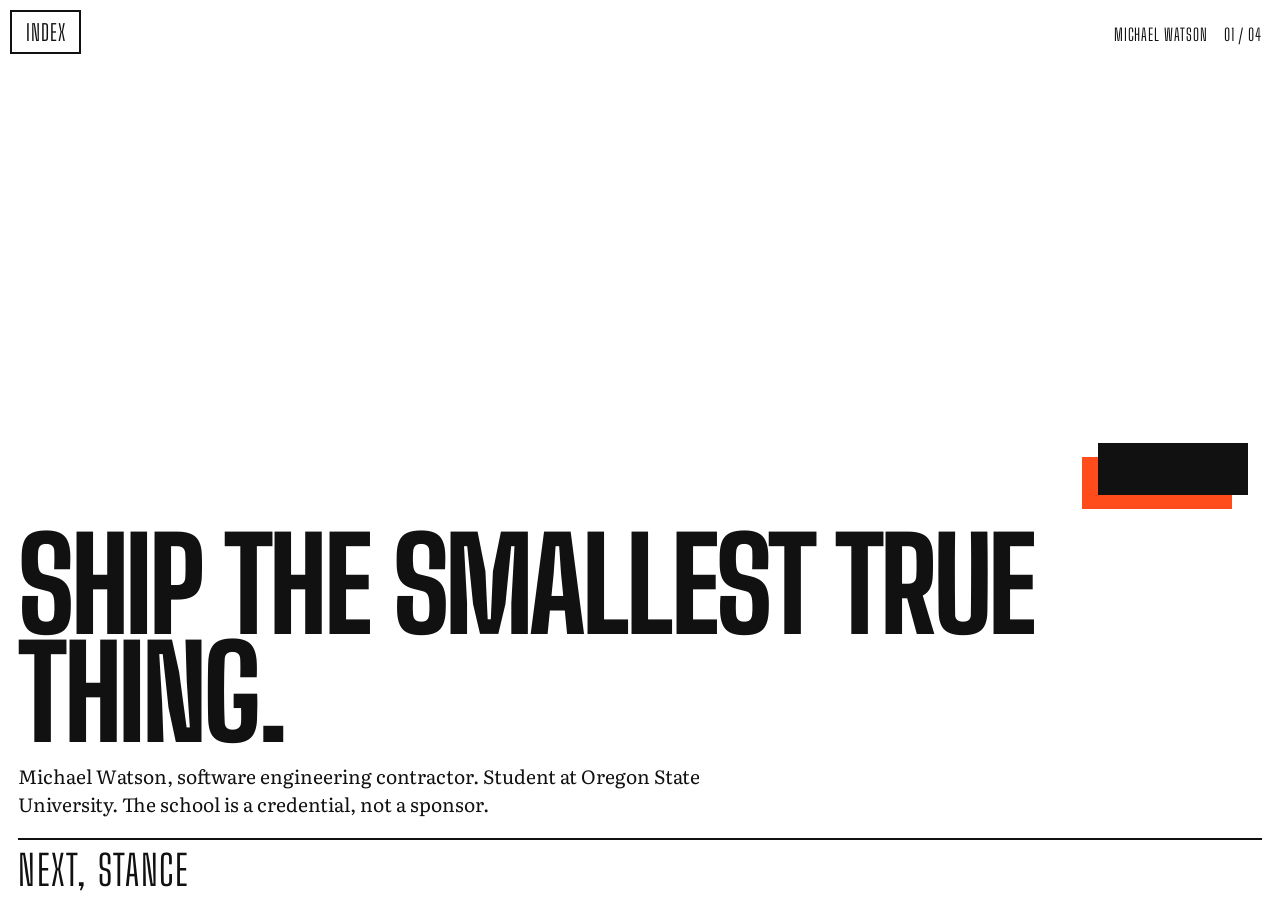
<file: index.html>
<!DOCTYPE html>
<html lang="en">
<head>
  <meta charset="utf-8">
  <meta name="viewport" content="width=device-width, initial-scale=1">
  <title>Motto, Michael Watson</title>
  <meta name="description" content="Michael Watson. Ship the smallest true thing.">
  <meta name="theme-color" content="#ffffff">
  <link rel="icon" href="favicon.svg" type="image/svg+xml">
  <link rel="preconnect" href="https://fonts.googleapis.com">
  <link rel="preconnect" href="https://fonts.gstatic.com" crossorigin>
  <link href="https://fonts.googleapis.com/css2?family=Big+Shoulders+Display:wght@700;800&family=Literata:ital,opsz,wght@0,7..72,400;0,7..72,650&display=swap" rel="stylesheet">
  <link rel="stylesheet" href="poster.css">
</head>
<body>
  <a class="skip" href="#poster">Skip to the poster</a>
  <button type="button" class="index-toggle" data-menu-button aria-expanded="false" aria-controls="folio-index">Index</button>
  <nav class="folio-index" id="folio-index" data-menu="overlay" aria-label="Posters">
    <button type="button" class="menu-close" data-menu-close>Close</button>
    <ol>
      <li><a href="index.html" aria-current="page">01 Motto</a></li>
      <li><a href="stance.html">02 Stance</a></li>
      <li><a href="offers.html">03 Offers</a></li>
      <li><a href="brief.html">04 Brief</a></li>
    </ol>
  </nav>
  <main class="poster" id="poster" tabindex="-1" data-inert-when-menu>
    <header class="poster-bar">
      <p>Michael Watson</p>
      <p>01 / 04</p>
    </header>
    <div class="poster-stage">
      <svg class="plate" viewBox="0 0 180 72" aria-hidden="true">
        <rect x="0" y="14" width="150" height="52" fill="#ff4c1a"/>
        <rect x="16" y="0" width="150" height="52" fill="#111111"/>
      </svg>
      <h1>Ship the smallest true thing.</h1>
      <p class="line">Michael Watson, software engineering contractor. Student at Oregon State University. The school is a credential, not a sponsor.</p>
    </div>
    <a class="turn" href="stance.html">Next, stance</a>
  </main>
  <script src="site.js"></script>
</body>
</html>
</file>
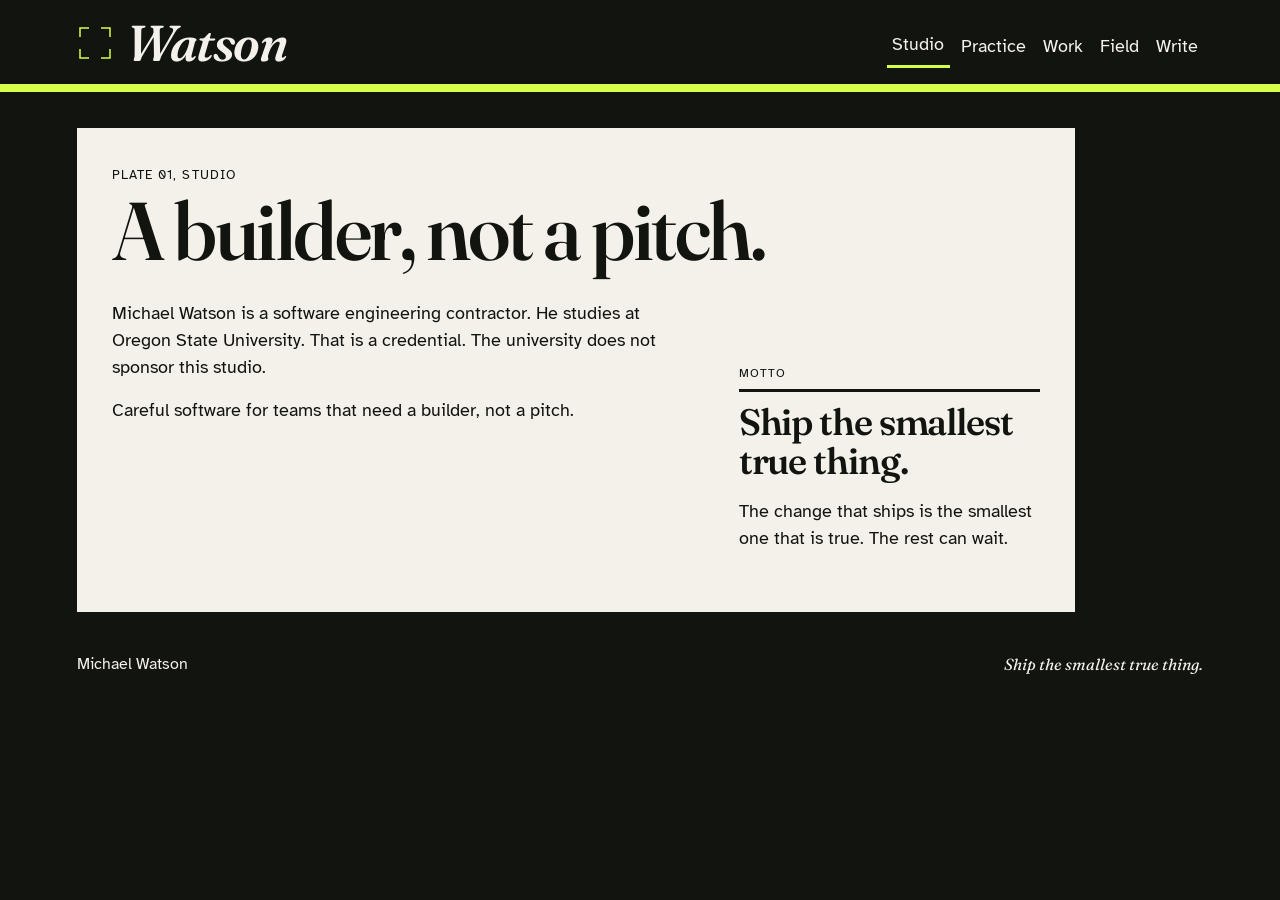
<file: acid/index.html>
<!DOCTYPE html>
<html lang="en">
<head>
  <meta charset="utf-8">
  <meta name="viewport" content="width=device-width, initial-scale=1">
  <title>Studio, Michael Watson</title>
  <meta name="description" content="Michael Watson is a software engineering contractor. Ship the smallest true thing.">
  <meta name="theme-color" content="#121410">
  <link rel="icon" href="favicon.svg" type="image/svg+xml">
  <link rel="preconnect" href="https://fonts.googleapis.com">
  <link rel="preconnect" href="https://fonts.gstatic.com" crossorigin>
  <link href="https://fonts.googleapis.com/css2?family=Atkinson+Hyperlegible:ital,wght@0,400;0,700;1,400&family=Fraunces:ital,opsz,wght@0,9..144,560;1,9..144,560&display=swap" rel="stylesheet">
  <link rel="stylesheet" href="studio.css">
</head>
<body>
  <a class="skip" href="#read">Skip to the text</a>
  <header class="masthead">
    <p class="mark">
      <svg class="crops" viewBox="0 0 48 48" aria-hidden="true">
        <path d="M4 16 V4 H16" fill="none" stroke="#d6ff4a" stroke-width="2"/>
        <path d="M32 4 H44 V16" fill="none" stroke="#d6ff4a" stroke-width="2"/>
        <path d="M4 32 V44 H16" fill="none" stroke="#d6ff4a" stroke-width="2"/>
        <path d="M32 44 H44 V32" fill="none" stroke="#d6ff4a" stroke-width="2"/>
      </svg>
      <a href="index.html">Watson</a>
    </p>
    <button type="button" class="menu-toggle" data-menu-button aria-expanded="false" aria-controls="studio-nav">Menu</button>
    <nav class="studio-nav" id="studio-nav" data-menu="column" aria-label="Studio">
      <button type="button" class="menu-close" data-menu-close>Close</button>
      <ol>
        <li><a href="index.html" aria-current="page">Studio</a></li>
        <li><a href="practice.html">Practice</a></li>
        <li><a href="work.html">Work</a></li>
        <li><a href="field.html">Field</a></li>
        <li><a href="write.html">Write</a></li>
      </ol>
    </nav>
  </header>
  <main id="read" tabindex="-1" data-inert-when-menu>
    <article class="sheet">
      <div class="spread-title">
        <p class="kicker">Plate 01, Studio</p>
        <h1>A builder, not a pitch.</h1>
      </div>
      <div class="spread-body">
        <div class="prose">
          <p>Michael Watson is a software engineering contractor. He studies at Oregon State University. That is a credential. The university does not sponsor this studio.</p>
          <p>Careful software for teams that need a builder, not a pitch.</p>
        </div>
        <aside>
          <p class="aside-label">Motto</p>
          <p class="aside-motto">Ship the smallest true thing.</p>
          <p>The change that ships is the smallest one that is true. The rest can wait.</p>
        </aside>
      </div>
    </article>
  </main>
  <footer class="colophon" data-inert-when-menu>
    <p>Michael Watson</p>
    <p class="motto-line">Ship the smallest true thing.</p>
  </footer>
  <script src="site.js"></script>
</body>
</html>
</file>
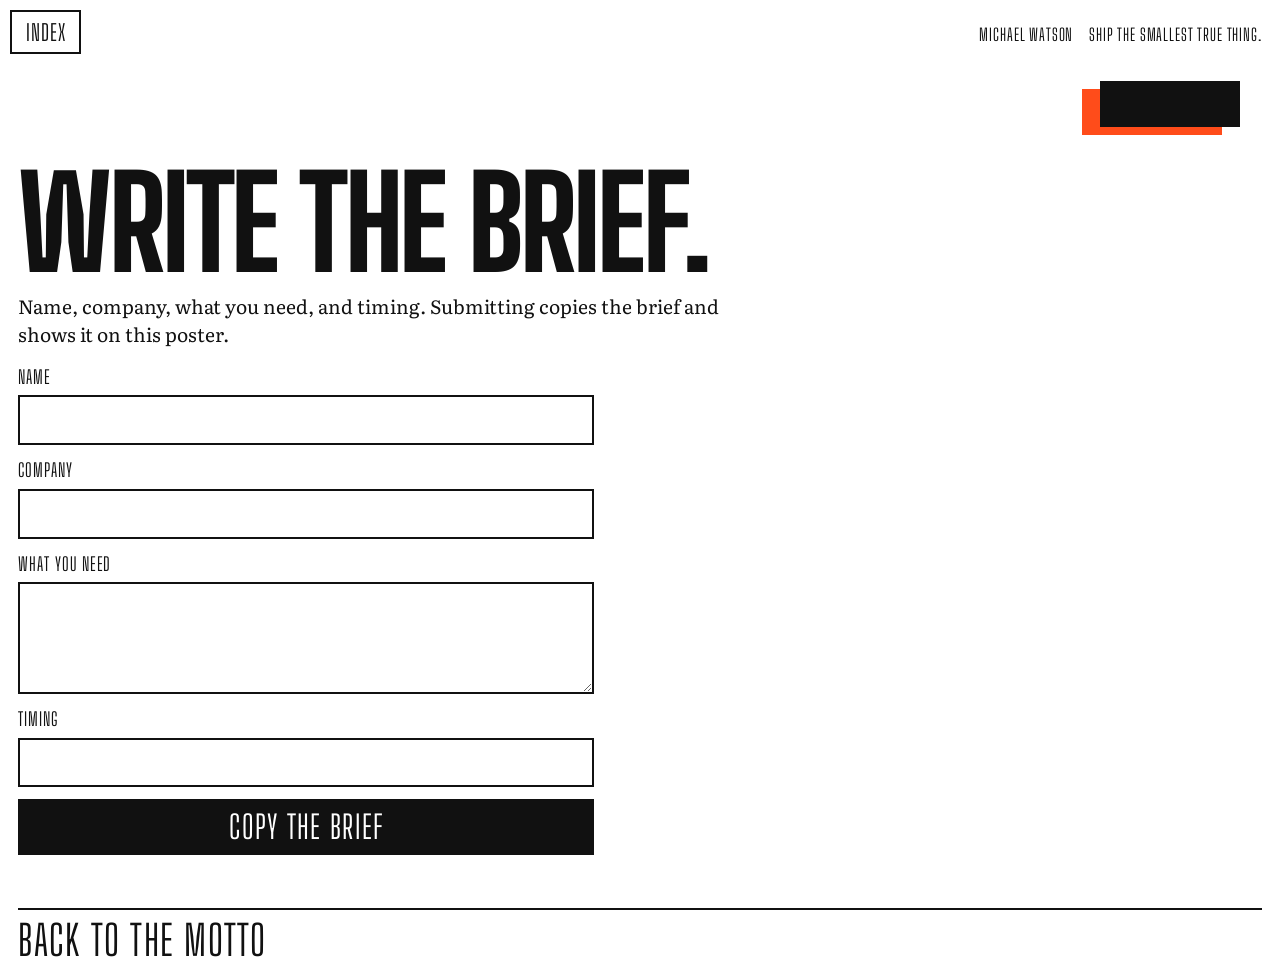
<file: brief.html>
<!DOCTYPE html>
<html lang="en">
<head>
  <meta charset="utf-8">
  <meta name="viewport" content="width=device-width, initial-scale=1">
  <title>Brief, Michael Watson</title>
  <meta name="description" content="Write Michael Watson a brief with your name, company, need, and timing.">
  <meta name="theme-color" content="#ffffff">
  <link rel="icon" href="favicon.svg" type="image/svg+xml">
  <link rel="preconnect" href="https://fonts.googleapis.com">
  <link rel="preconnect" href="https://fonts.gstatic.com" crossorigin>
  <link href="https://fonts.googleapis.com/css2?family=Big+Shoulders+Display:wght@700;800&family=Literata:ital,opsz,wght@0,7..72,400;0,7..72,650&display=swap" rel="stylesheet">
  <link rel="stylesheet" href="poster.css">
</head>
<body>
  <a class="skip" href="#poster">Skip to the poster</a>
  <button type="button" class="index-toggle" data-menu-button aria-expanded="false" aria-controls="folio-index">Index</button>
  <nav class="folio-index" id="folio-index" data-menu="overlay" aria-label="Posters">
    <button type="button" class="menu-close" data-menu-close>Close</button>
    <ol>
      <li><a href="index.html">01 Motto</a></li>
      <li><a href="stance.html">02 Stance</a></li>
      <li><a href="offers.html">03 Offers</a></li>
      <li><a href="brief.html" aria-current="page">04 Brief</a></li>
    </ol>
  </nav>
  <main class="poster" id="poster" tabindex="-1" data-inert-when-menu>
    <header class="poster-bar">
      <p>Michael Watson</p>
      <p>Ship the smallest true thing.</p>
    </header>
    <div class="poster-stage">
      <svg class="plate" viewBox="0 0 180 72" aria-hidden="true">
        <rect x="0" y="8" width="140" height="46" fill="#ff4c1a"/>
        <rect x="18" y="0" width="140" height="46" fill="#111111"/>
      </svg>
      <h1>Write the brief.</h1>
      <p class="line">Name, company, what you need, and timing. Submitting copies the brief and shows it on this poster.</p>
      <form class="brief-form" data-brief novalidate>
        <label>Name
          <input name="name" type="text" autocomplete="name" required>
        </label>
        <label>Company
          <input name="company" type="text" autocomplete="organization" required>
        </label>
        <label>What you need
          <textarea name="need" required></textarea>
        </label>
        <label>Timing
          <input name="timing" type="text" autocomplete="off" required>
        </label>
        <button type="submit">Copy the brief</button>
      </form>
      <p class="brief-status" data-brief-status role="status"></p>
      <pre class="brief-out" data-brief-output hidden></pre>
      <noscript>
        <p class="line">Script is off. Copy the four fields by hand into your own note.</p>
      </noscript>
    </div>
    <a class="turn" href="index.html">Back to the motto</a>
  </main>
  <script src="site.js"></script>
</body>
</html>
</file>
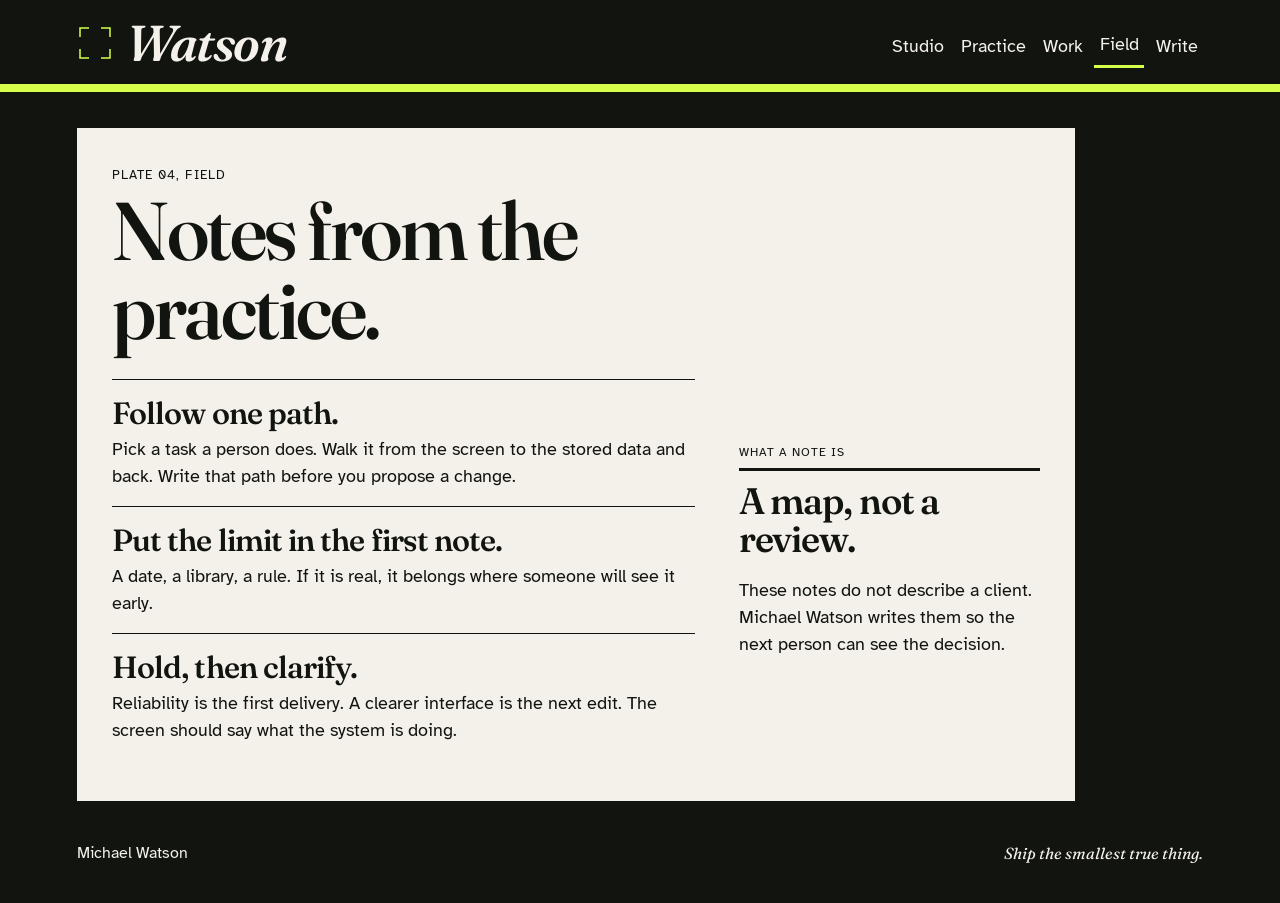
<file: field.html>
<!DOCTYPE html>
<html lang="en">
<head>
  <meta charset="utf-8">
  <meta name="viewport" content="width=device-width, initial-scale=1">
  <title>Field, Michael Watson</title>
  <meta name="description" content="Field notes from Michael Watson on reading a system, naming a limit, and clarifying the screen.">
  <meta name="theme-color" content="#121410">
  <link rel="icon" href="favicon.svg" type="image/svg+xml">
  <link rel="preconnect" href="https://fonts.googleapis.com">
  <link rel="preconnect" href="https://fonts.gstatic.com" crossorigin>
  <link href="https://fonts.googleapis.com/css2?family=Atkinson+Hyperlegible:ital,wght@0,400;0,700;1,400&family=Fraunces:ital,opsz,wght@0,9..144,560;1,9..144,560&display=swap" rel="stylesheet">
  <link rel="stylesheet" href="studio.css">
</head>
<body>
  <a class="skip" href="#read">Skip to the text</a>
  <header class="masthead">
    <p class="mark">
      <svg class="crops" viewBox="0 0 48 48" aria-hidden="true">
        <path d="M4 16 V4 H16" fill="none" stroke="#d6ff4a" stroke-width="2"/>
        <path d="M32 4 H44 V16" fill="none" stroke="#d6ff4a" stroke-width="2"/>
        <path d="M4 32 V44 H16" fill="none" stroke="#d6ff4a" stroke-width="2"/>
        <path d="M32 44 H44 V32" fill="none" stroke="#d6ff4a" stroke-width="2"/>
      </svg>
      <a href="index.html">Watson</a>
    </p>
    <button type="button" class="menu-toggle" data-menu-button aria-expanded="false" aria-controls="studio-nav">Menu</button>
    <nav class="studio-nav" id="studio-nav" data-menu="column" aria-label="Studio">
      <button type="button" class="menu-close" data-menu-close>Close</button>
      <ol>
        <li><a href="index.html">Studio</a></li>
        <li><a href="practice.html">Practice</a></li>
        <li><a href="work.html">Work</a></li>
        <li><a href="field.html" aria-current="page">Field</a></li>
        <li><a href="write.html">Write</a></li>
      </ol>
    </nav>
  </header>
  <main id="read" tabindex="-1" data-inert-when-menu>
    <article class="sheet">
      <div class="spread-title">
        <p class="kicker">Plate 04, Field</p>
        <h1>Notes from the practice.</h1>
      </div>
      <div class="spread-body">
        <ol class="entries">
          <li>
            <h2>Follow one path.</h2>
            <p>Pick a task a person does. Walk it from the screen to the stored data and back. Write that path before you propose a change.</p>
          </li>
          <li>
            <h2>Put the limit in the first note.</h2>
            <p>A date, a library, a rule. If it is real, it belongs where someone will see it early.</p>
          </li>
          <li>
            <h2>Hold, then clarify.</h2>
            <p>Reliability is the first delivery. A clearer interface is the next edit. The screen should say what the system is doing.</p>
          </li>
        </ol>
        <aside>
          <p class="aside-label">What a note is</p>
          <p class="aside-motto">A map, not a review.</p>
          <p>These notes do not describe a client. Michael Watson writes them so the next person can see the decision.</p>
        </aside>
      </div>
    </article>
  </main>
  <footer class="colophon" data-inert-when-menu>
    <p>Michael Watson</p>
    <p class="motto-line">Ship the smallest true thing.</p>
  </footer>
  <script src="site.js"></script>
</body>
</html>
</file>
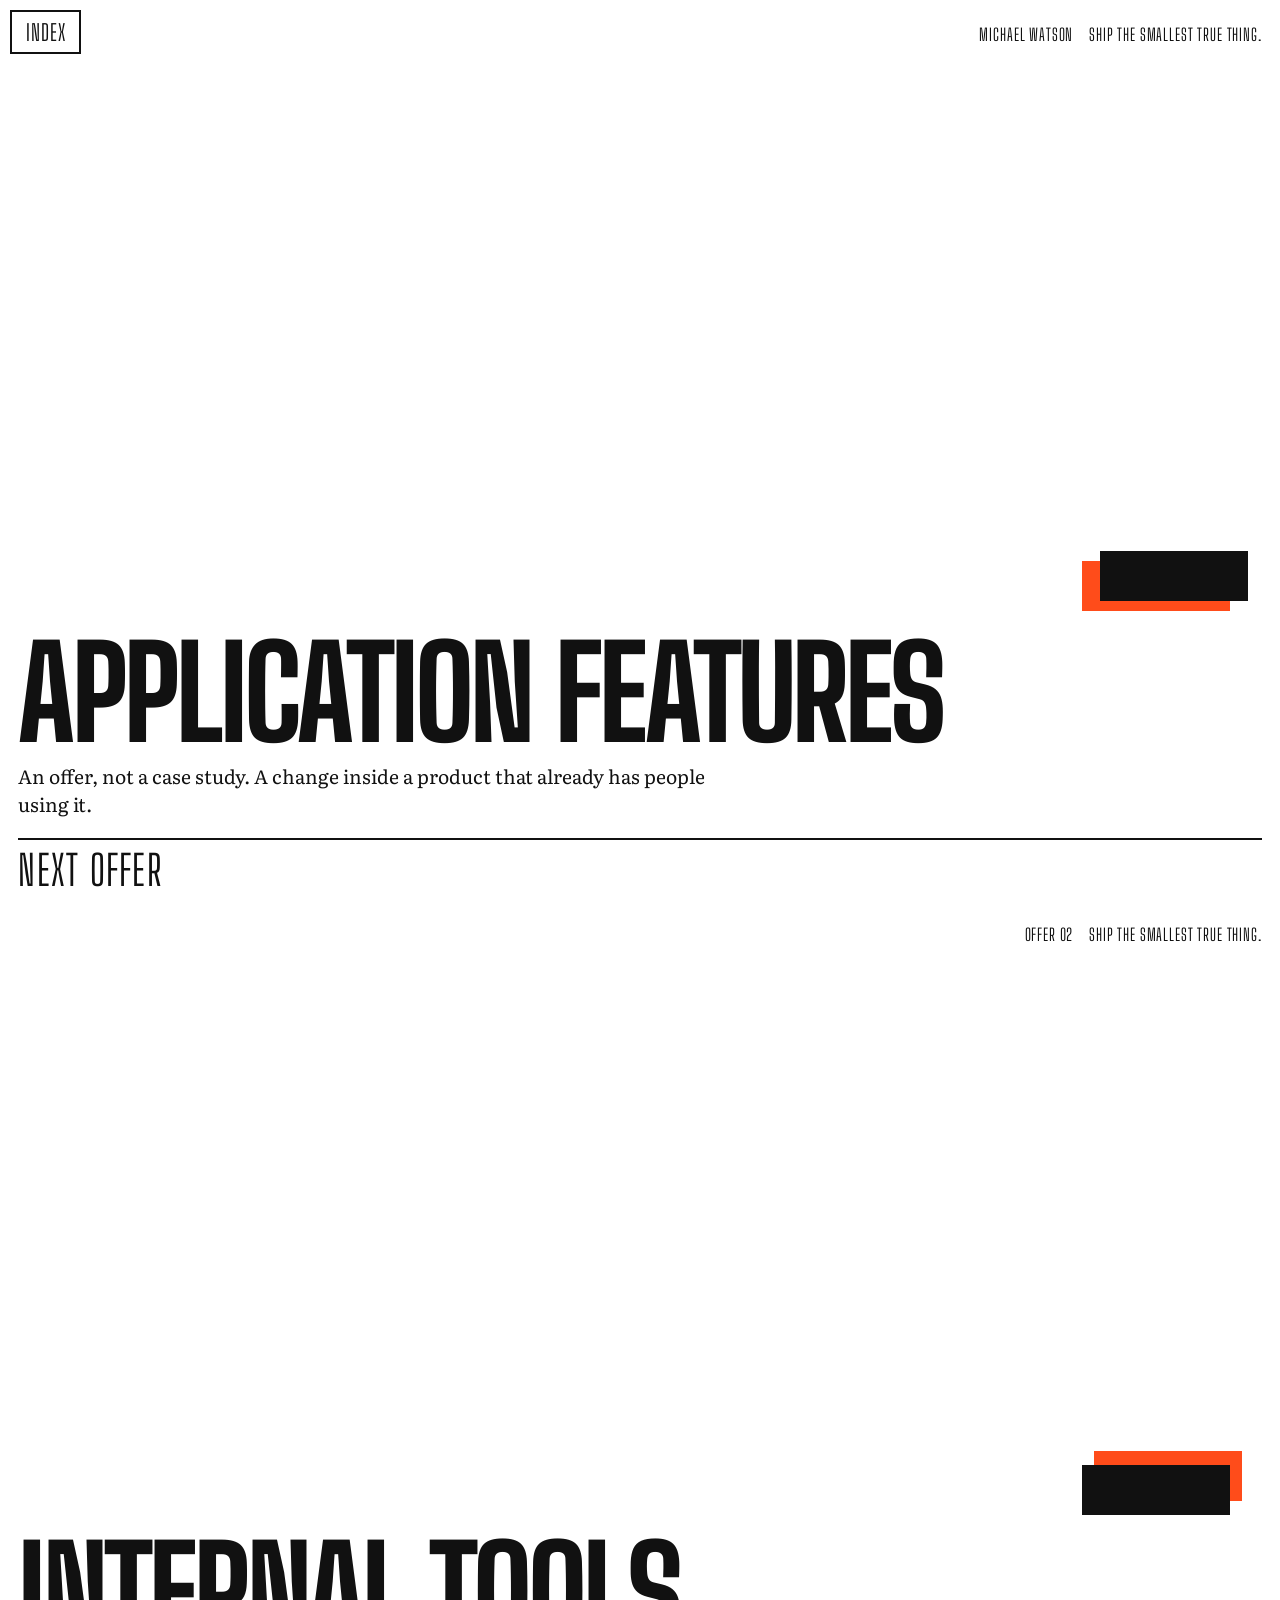
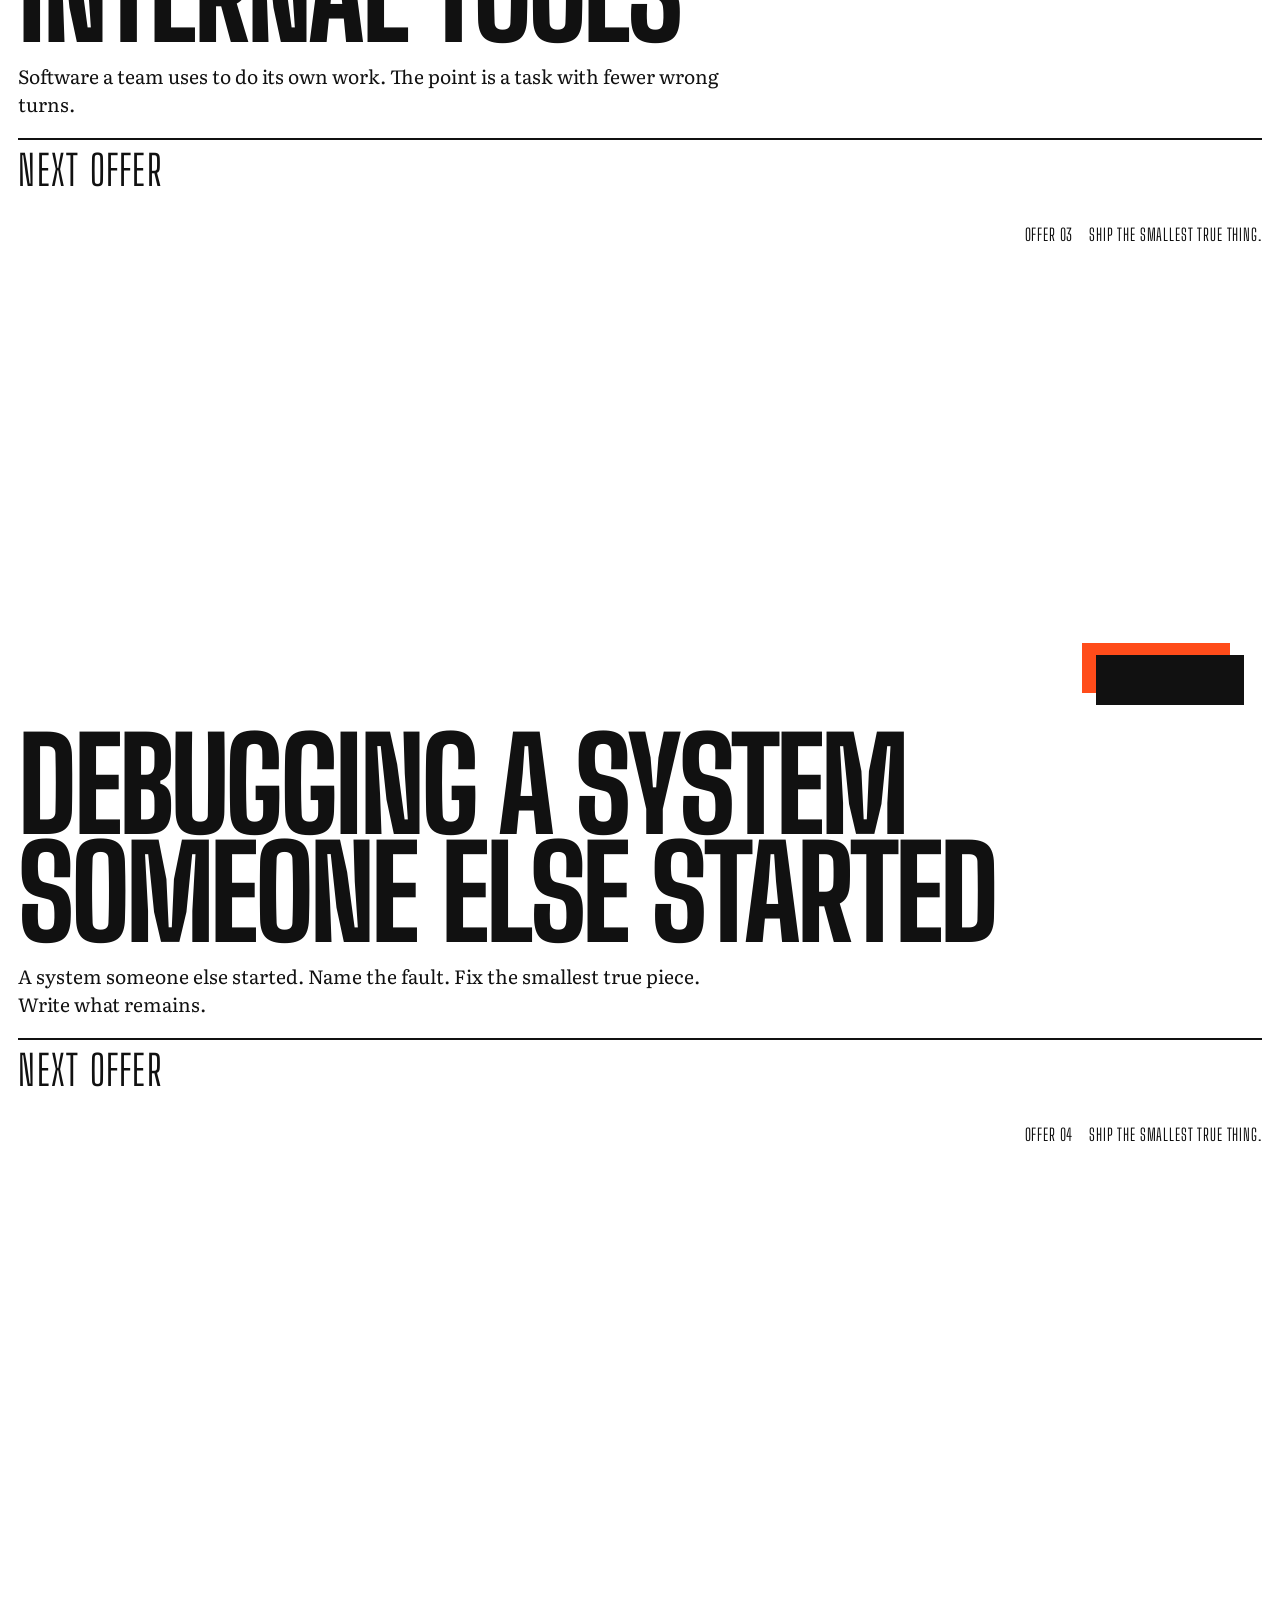
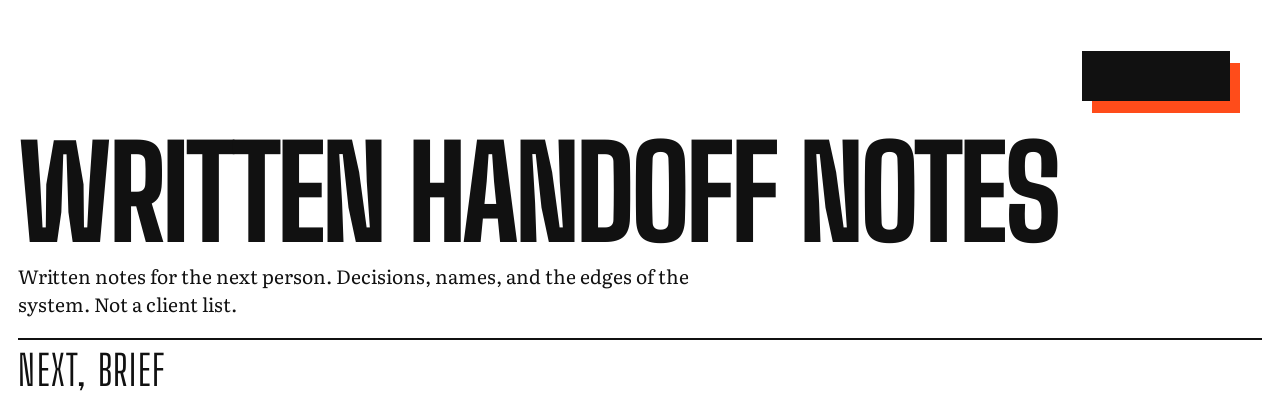
<file: offers.html>
<!DOCTYPE html>
<html lang="en">
<head>
  <meta charset="utf-8">
  <meta name="viewport" content="width=device-width, initial-scale=1">
  <title>Offers, Michael Watson</title>
  <meta name="description" content="Four offers from Michael Watson. Not a client list.">
  <meta name="theme-color" content="#ffffff">
  <link rel="icon" href="favicon.svg" type="image/svg+xml">
  <link rel="preconnect" href="https://fonts.googleapis.com">
  <link rel="preconnect" href="https://fonts.gstatic.com" crossorigin>
  <link href="https://fonts.googleapis.com/css2?family=Big+Shoulders+Display:wght@700;800&family=Literata:ital,opsz,wght@0,7..72,400;0,7..72,650&display=swap" rel="stylesheet">
  <link rel="stylesheet" href="poster.css">
</head>
<body>
  <a class="skip" href="#features">Skip to the poster</a>
  <button type="button" class="index-toggle" data-menu-button aria-expanded="false" aria-controls="folio-index">Index</button>
  <nav class="folio-index" id="folio-index" data-menu="overlay" aria-label="Posters">
    <button type="button" class="menu-close" data-menu-close>Close</button>
    <ol>
      <li><a href="index.html">01 Motto</a></li>
      <li><a href="stance.html">02 Stance</a></li>
      <li><a href="offers.html" aria-current="page">03 Offers</a></li>
      <li><a href="brief.html">04 Brief</a></li>
    </ol>
  </nav>
  <main data-inert-when-menu>
    <section class="poster" id="features" tabindex="-1">
      <header class="poster-bar">
        <p>Michael Watson</p>
        <p>Ship the smallest true thing.</p>
      </header>
      <div class="poster-stage">
        <svg class="plate" viewBox="0 0 180 72" aria-hidden="true">
          <rect x="0" y="10" width="148" height="50" fill="#ff4c1a"/>
          <rect x="18" y="0" width="148" height="50" fill="#111111"/>
        </svg>
        <h1>Application features</h1>
        <p class="line">An offer, not a case study. A change inside a product that already has people using it.</p>
      </div>
      <a class="turn" href="#tools">Next offer</a>
    </section>
    <section class="poster" id="tools">
      <header class="poster-bar">
        <p>Offer 02</p>
        <p>Ship the smallest true thing.</p>
      </header>
      <div class="poster-stage">
        <svg class="plate" viewBox="0 0 180 72" aria-hidden="true">
          <rect x="12" y="0" width="148" height="50" fill="#ff4c1a"/>
          <rect x="0" y="14" width="148" height="50" fill="#111111"/>
        </svg>
        <h2>Internal tools</h2>
        <p class="line">Software a team uses to do its own work. The point is a task with fewer wrong turns.</p>
      </div>
      <a class="turn" href="#fault">Next offer</a>
    </section>
    <section class="poster" id="fault">
      <header class="poster-bar">
        <p>Offer 03</p>
        <p>Ship the smallest true thing.</p>
      </header>
      <div class="poster-stage">
        <svg class="plate" viewBox="0 0 180 72" aria-hidden="true">
          <rect x="0" y="0" width="148" height="50" fill="#ff4c1a"/>
          <rect x="14" y="12" width="148" height="50" fill="#111111"/>
        </svg>
        <h2>Debugging a system someone else started</h2>
        <p class="line">A system someone else started. Name the fault. Fix the smallest true piece. Write what remains.</p>
      </div>
      <a class="turn" href="#handoff">Next offer</a>
    </section>
    <section class="poster" id="handoff">
      <header class="poster-bar">
        <p>Offer 04</p>
        <p>Ship the smallest true thing.</p>
      </header>
      <div class="poster-stage">
        <svg class="plate" viewBox="0 0 180 72" aria-hidden="true">
          <rect x="10" y="12" width="148" height="50" fill="#ff4c1a"/>
          <rect x="0" y="0" width="148" height="50" fill="#111111"/>
        </svg>
        <h2>Written handoff notes</h2>
        <p class="line">Written notes for the next person. Decisions, names, and the edges of the system. Not a client list.</p>
      </div>
      <a class="turn" href="brief.html">Next, brief</a>
    </section>
  </main>
  <script src="site.js"></script>
</body>
</html>
</file>
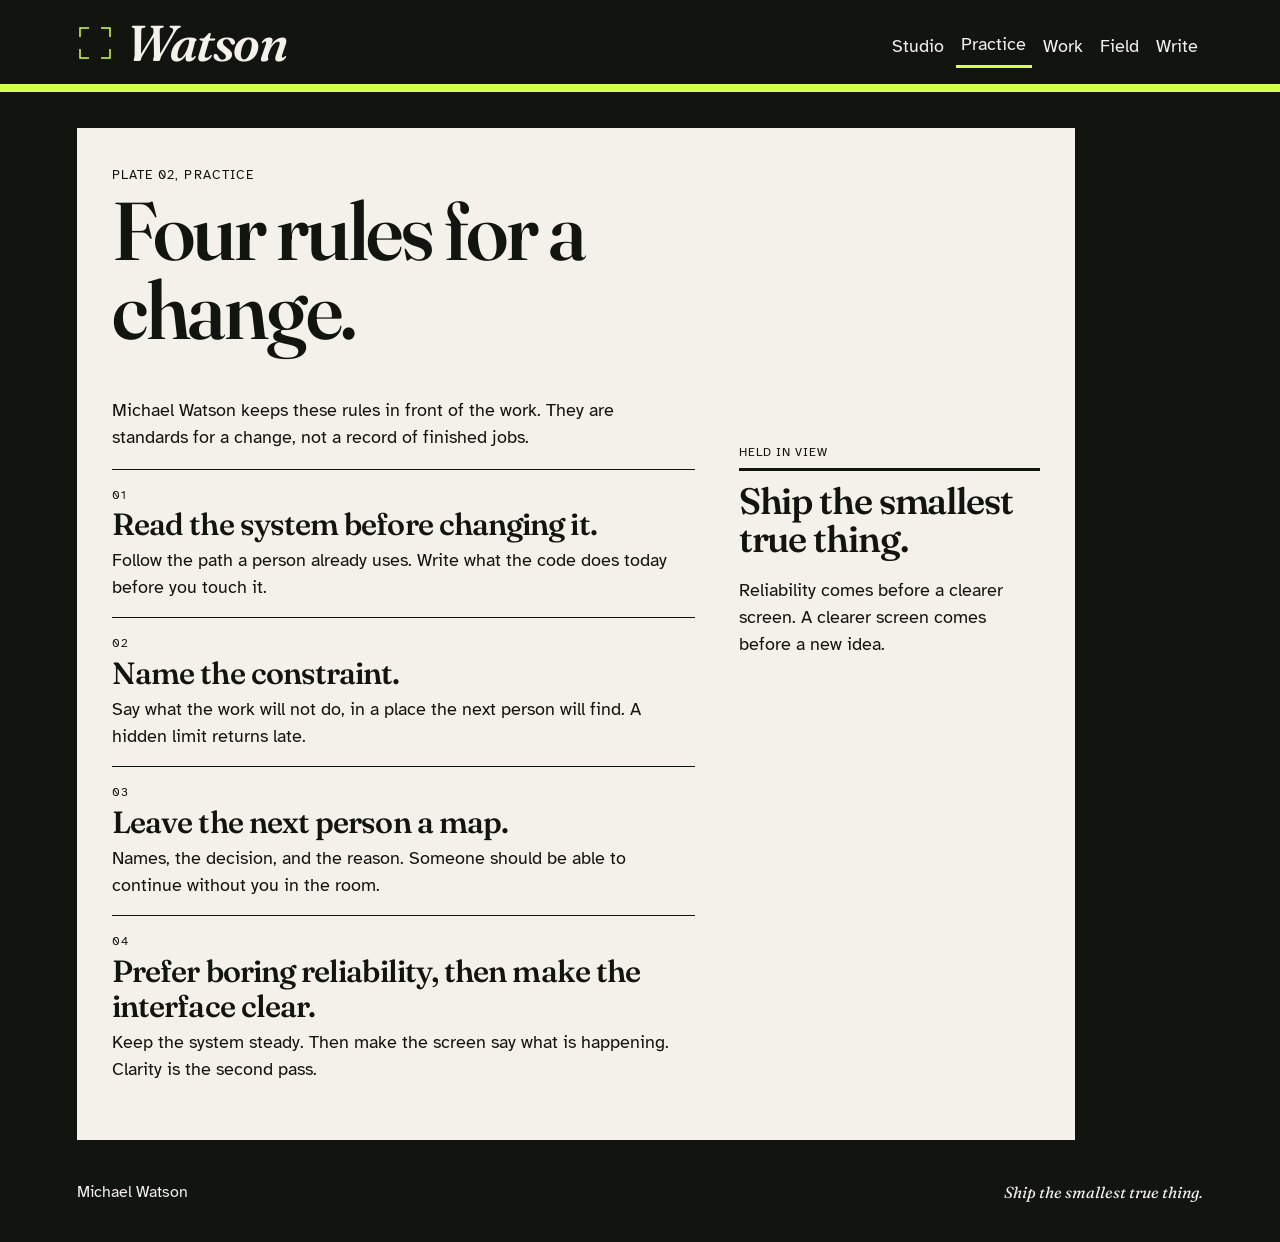
<file: practice.html>
<!DOCTYPE html>
<html lang="en">
<head>
  <meta charset="utf-8">
  <meta name="viewport" content="width=device-width, initial-scale=1">
  <title>Practice, Michael Watson</title>
  <meta name="description" content="Four rules Michael Watson keeps in front of a change.">
  <meta name="theme-color" content="#121410">
  <link rel="icon" href="favicon.svg" type="image/svg+xml">
  <link rel="preconnect" href="https://fonts.googleapis.com">
  <link rel="preconnect" href="https://fonts.gstatic.com" crossorigin>
  <link href="https://fonts.googleapis.com/css2?family=Atkinson+Hyperlegible:ital,wght@0,400;0,700;1,400&family=Fraunces:ital,opsz,wght@0,9..144,560;1,9..144,560&display=swap" rel="stylesheet">
  <link rel="stylesheet" href="studio.css">
</head>
<body>
  <a class="skip" href="#read">Skip to the text</a>
  <header class="masthead">
    <p class="mark">
      <svg class="crops" viewBox="0 0 48 48" aria-hidden="true">
        <path d="M4 16 V4 H16" fill="none" stroke="#d6ff4a" stroke-width="2"/>
        <path d="M32 4 H44 V16" fill="none" stroke="#d6ff4a" stroke-width="2"/>
        <path d="M4 32 V44 H16" fill="none" stroke="#d6ff4a" stroke-width="2"/>
        <path d="M32 44 H44 V32" fill="none" stroke="#d6ff4a" stroke-width="2"/>
      </svg>
      <a href="index.html">Watson</a>
    </p>
    <button type="button" class="menu-toggle" data-menu-button aria-expanded="false" aria-controls="studio-nav">Menu</button>
    <nav class="studio-nav" id="studio-nav" data-menu="column" aria-label="Studio">
      <button type="button" class="menu-close" data-menu-close>Close</button>
      <ol>
        <li><a href="index.html">Studio</a></li>
        <li><a href="practice.html" aria-current="page">Practice</a></li>
        <li><a href="work.html">Work</a></li>
        <li><a href="field.html">Field</a></li>
        <li><a href="write.html">Write</a></li>
      </ol>
    </nav>
  </header>
  <main id="read" tabindex="-1" data-inert-when-menu>
    <article class="sheet">
      <div class="spread-title">
        <p class="kicker">Plate 02, Practice</p>
        <h1>Four rules for a change.</h1>
      </div>
      <div class="spread-body">
        <div>
          <p class="prose">Michael Watson keeps these rules in front of the work. They are standards for a change, not a record of finished jobs.</p>
          <ol class="stack">
            <li>
              <span class="num">01</span>
              <h2>Read the system before changing it.</h2>
              <p>Follow the path a person already uses. Write what the code does today before you touch it.</p>
            </li>
            <li>
              <span class="num">02</span>
              <h2>Name the constraint.</h2>
              <p>Say what the work will not do, in a place the next person will find. A hidden limit returns late.</p>
            </li>
            <li>
              <span class="num">03</span>
              <h2>Leave the next person a map.</h2>
              <p>Names, the decision, and the reason. Someone should be able to continue without you in the room.</p>
            </li>
            <li>
              <span class="num">04</span>
              <h2>Prefer boring reliability, then make the interface clear.</h2>
              <p>Keep the system steady. Then make the screen say what is happening. Clarity is the second pass.</p>
            </li>
          </ol>
        </div>
        <aside>
          <p class="aside-label">Held in view</p>
          <p class="aside-motto">Ship the smallest true thing.</p>
          <p>Reliability comes before a clearer screen. A clearer screen comes before a new idea.</p>
        </aside>
      </div>
    </article>
  </main>
  <footer class="colophon" data-inert-when-menu>
    <p>Michael Watson</p>
    <p class="motto-line">Ship the smallest true thing.</p>
  </footer>
  <script src="site.js"></script>
</body>
</html>
</file>
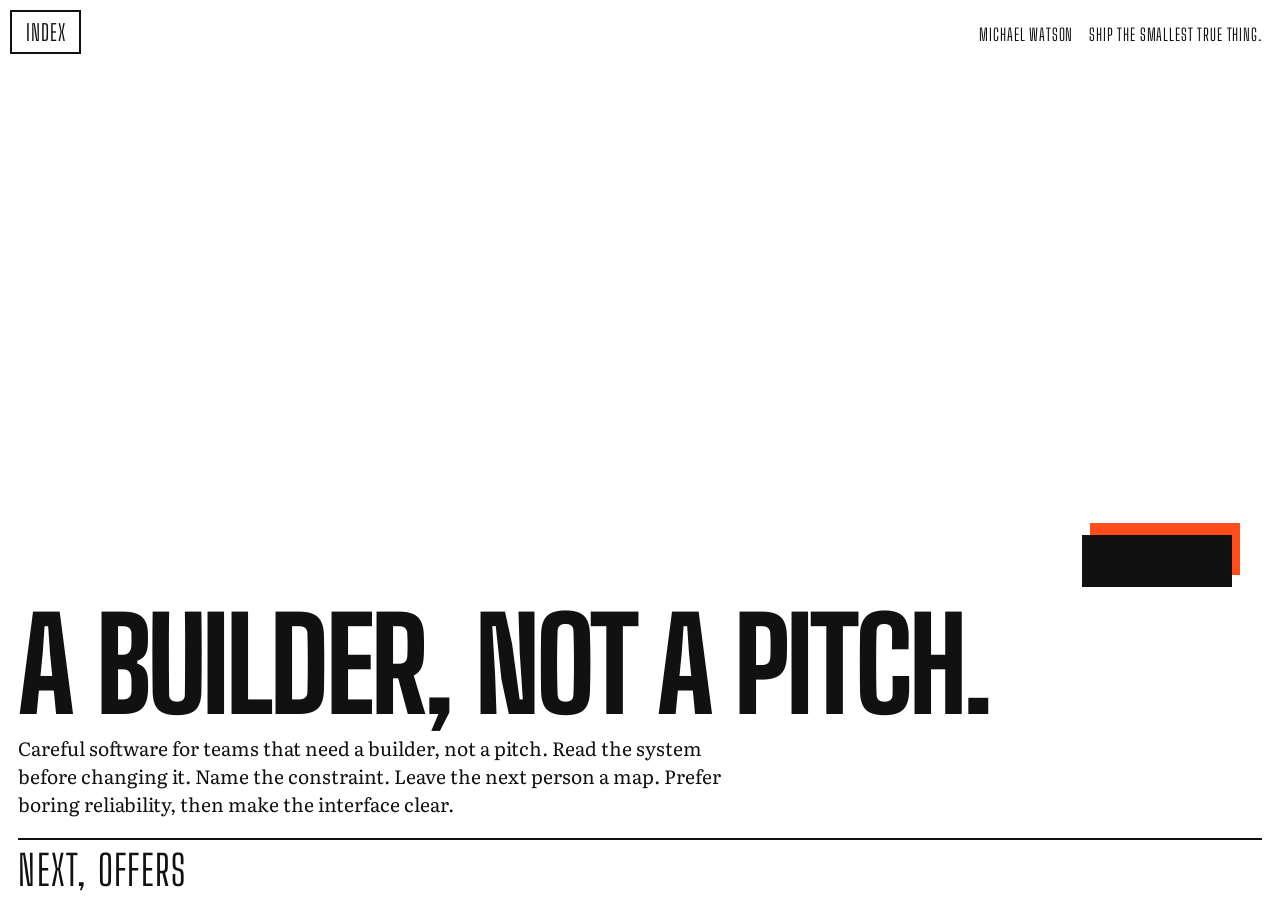
<file: stance.html>
<!DOCTYPE html>
<html lang="en">
<head>
  <meta charset="utf-8">
  <meta name="viewport" content="width=device-width, initial-scale=1">
  <title>Stance, Michael Watson</title>
  <meta name="description" content="Careful software for teams that need a builder, not a pitch.">
  <meta name="theme-color" content="#ffffff">
  <link rel="icon" href="favicon.svg" type="image/svg+xml">
  <link rel="preconnect" href="https://fonts.googleapis.com">
  <link rel="preconnect" href="https://fonts.gstatic.com" crossorigin>
  <link href="https://fonts.googleapis.com/css2?family=Big+Shoulders+Display:wght@700;800&family=Literata:ital,opsz,wght@0,7..72,400;0,7..72,650&display=swap" rel="stylesheet">
  <link rel="stylesheet" href="poster.css">
</head>
<body>
  <a class="skip" href="#poster">Skip to the poster</a>
  <button type="button" class="index-toggle" data-menu-button aria-expanded="false" aria-controls="folio-index">Index</button>
  <nav class="folio-index" id="folio-index" data-menu="overlay" aria-label="Posters">
    <button type="button" class="menu-close" data-menu-close>Close</button>
    <ol>
      <li><a href="index.html">01 Motto</a></li>
      <li><a href="stance.html" aria-current="page">02 Stance</a></li>
      <li><a href="offers.html">03 Offers</a></li>
      <li><a href="brief.html">04 Brief</a></li>
    </ol>
  </nav>
  <main class="poster" id="poster" tabindex="-1" data-inert-when-menu>
    <header class="poster-bar">
      <p>Michael Watson</p>
      <p>Ship the smallest true thing.</p>
    </header>
    <div class="poster-stage">
      <svg class="plate" viewBox="0 0 180 72" aria-hidden="true">
        <rect x="8" y="0" width="150" height="52" fill="#ff4c1a"/>
        <rect x="0" y="12" width="150" height="52" fill="#111111"/>
      </svg>
      <h1>A builder, not a pitch.</h1>
      <p class="line">Careful software for teams that need a builder, not a pitch. Read the system before changing it. Name the constraint. Leave the next person a map. Prefer boring reliability, then make the interface clear.</p>
    </div>
    <a class="turn" href="offers.html">Next, offers</a>
  </main>
  <script src="site.js"></script>
</body>
</html>
</file>
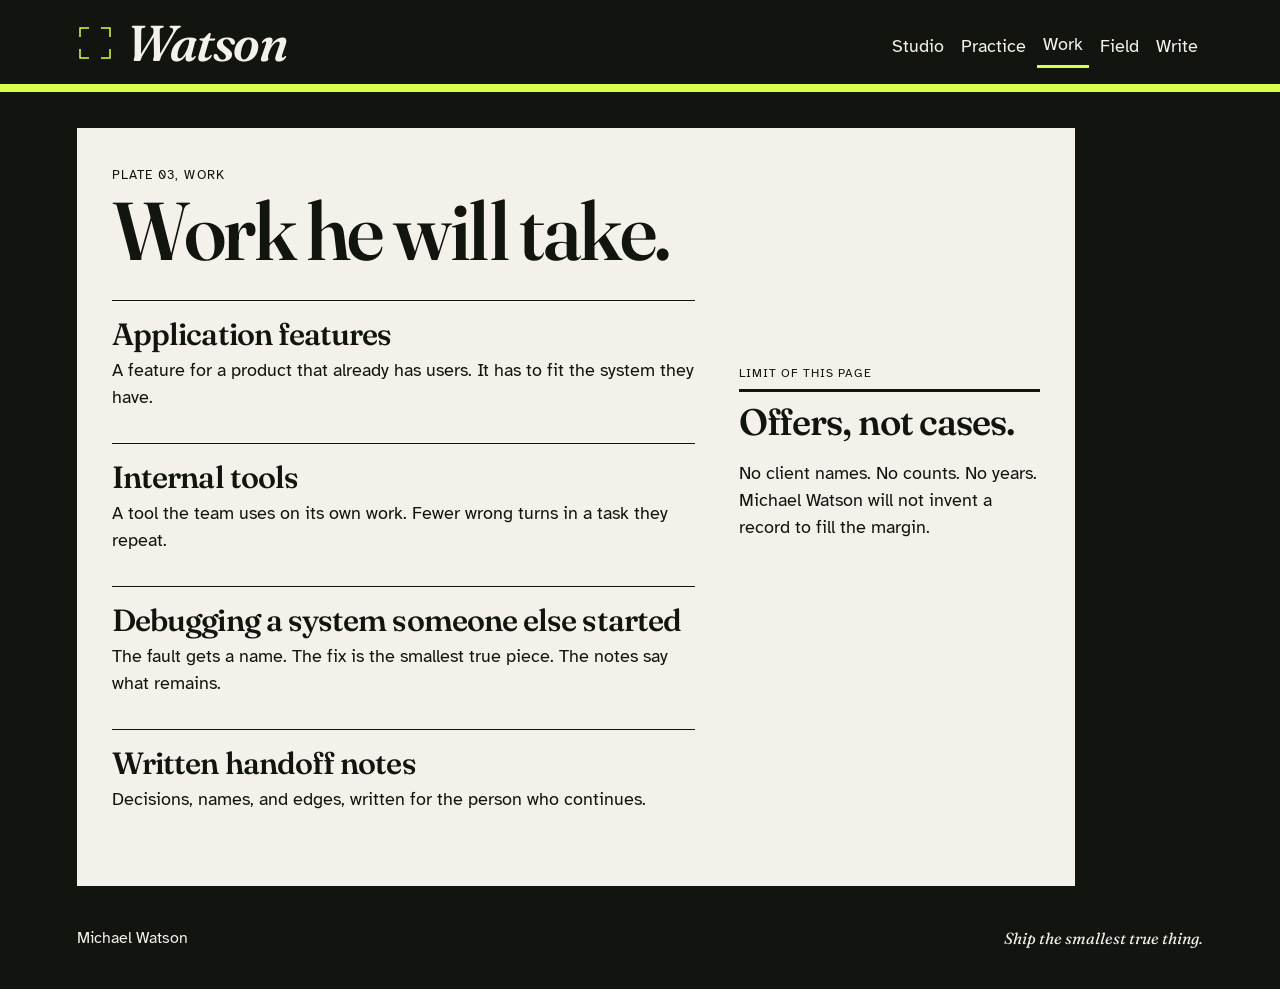
<file: work.html>
<!DOCTYPE html>
<html lang="en">
<head>
  <meta charset="utf-8">
  <meta name="viewport" content="width=device-width, initial-scale=1">
  <title>Work, Michael Watson</title>
  <meta name="description" content="The kinds of work Michael Watson will take. Offers, not a client list.">
  <meta name="theme-color" content="#121410">
  <link rel="icon" href="favicon.svg" type="image/svg+xml">
  <link rel="preconnect" href="https://fonts.googleapis.com">
  <link rel="preconnect" href="https://fonts.gstatic.com" crossorigin>
  <link href="https://fonts.googleapis.com/css2?family=Atkinson+Hyperlegible:ital,wght@0,400;0,700;1,400&family=Fraunces:ital,opsz,wght@0,9..144,560;1,9..144,560&display=swap" rel="stylesheet">
  <link rel="stylesheet" href="studio.css">
</head>
<body>
  <a class="skip" href="#read">Skip to the text</a>
  <header class="masthead">
    <p class="mark">
      <svg class="crops" viewBox="0 0 48 48" aria-hidden="true">
        <path d="M4 16 V4 H16" fill="none" stroke="#d6ff4a" stroke-width="2"/>
        <path d="M32 4 H44 V16" fill="none" stroke="#d6ff4a" stroke-width="2"/>
        <path d="M4 32 V44 H16" fill="none" stroke="#d6ff4a" stroke-width="2"/>
        <path d="M32 44 H44 V32" fill="none" stroke="#d6ff4a" stroke-width="2"/>
      </svg>
      <a href="index.html">Watson</a>
    </p>
    <button type="button" class="menu-toggle" data-menu-button aria-expanded="false" aria-controls="studio-nav">Menu</button>
    <nav class="studio-nav" id="studio-nav" data-menu="column" aria-label="Studio">
      <button type="button" class="menu-close" data-menu-close>Close</button>
      <ol>
        <li><a href="index.html">Studio</a></li>
        <li><a href="practice.html">Practice</a></li>
        <li><a href="work.html" aria-current="page">Work</a></li>
        <li><a href="field.html">Field</a></li>
        <li><a href="write.html">Write</a></li>
      </ol>
    </nav>
  </header>
  <main id="read" tabindex="-1" data-inert-when-menu>
    <article class="sheet">
      <div class="spread-title">
        <p class="kicker">Plate 03, Work</p>
        <h1>Work he will take.</h1>
      </div>
      <div class="spread-body">
        <div>
          <dl class="offers">
            <div>
              <dt>Application features</dt>
              <dd>A feature for a product that already has users. It has to fit the system they have.</dd>
            </div>
            <div>
              <dt>Internal tools</dt>
              <dd>A tool the team uses on its own work. Fewer wrong turns in a task they repeat.</dd>
            </div>
            <div>
              <dt>Debugging a system someone else started</dt>
              <dd>The fault gets a name. The fix is the smallest true piece. The notes say what remains.</dd>
            </div>
            <div>
              <dt>Written handoff notes</dt>
              <dd>Decisions, names, and edges, written for the person who continues.</dd>
            </div>
          </dl>
        </div>
        <aside>
          <p class="aside-label">Limit of this page</p>
          <p class="aside-motto">Offers, not cases.</p>
          <p>No client names. No counts. No years. Michael Watson will not invent a record to fill the margin.</p>
        </aside>
      </div>
    </article>
  </main>
  <footer class="colophon" data-inert-when-menu>
    <p>Michael Watson</p>
    <p class="motto-line">Ship the smallest true thing.</p>
  </footer>
  <script src="site.js"></script>
</body>
</html>
</file>
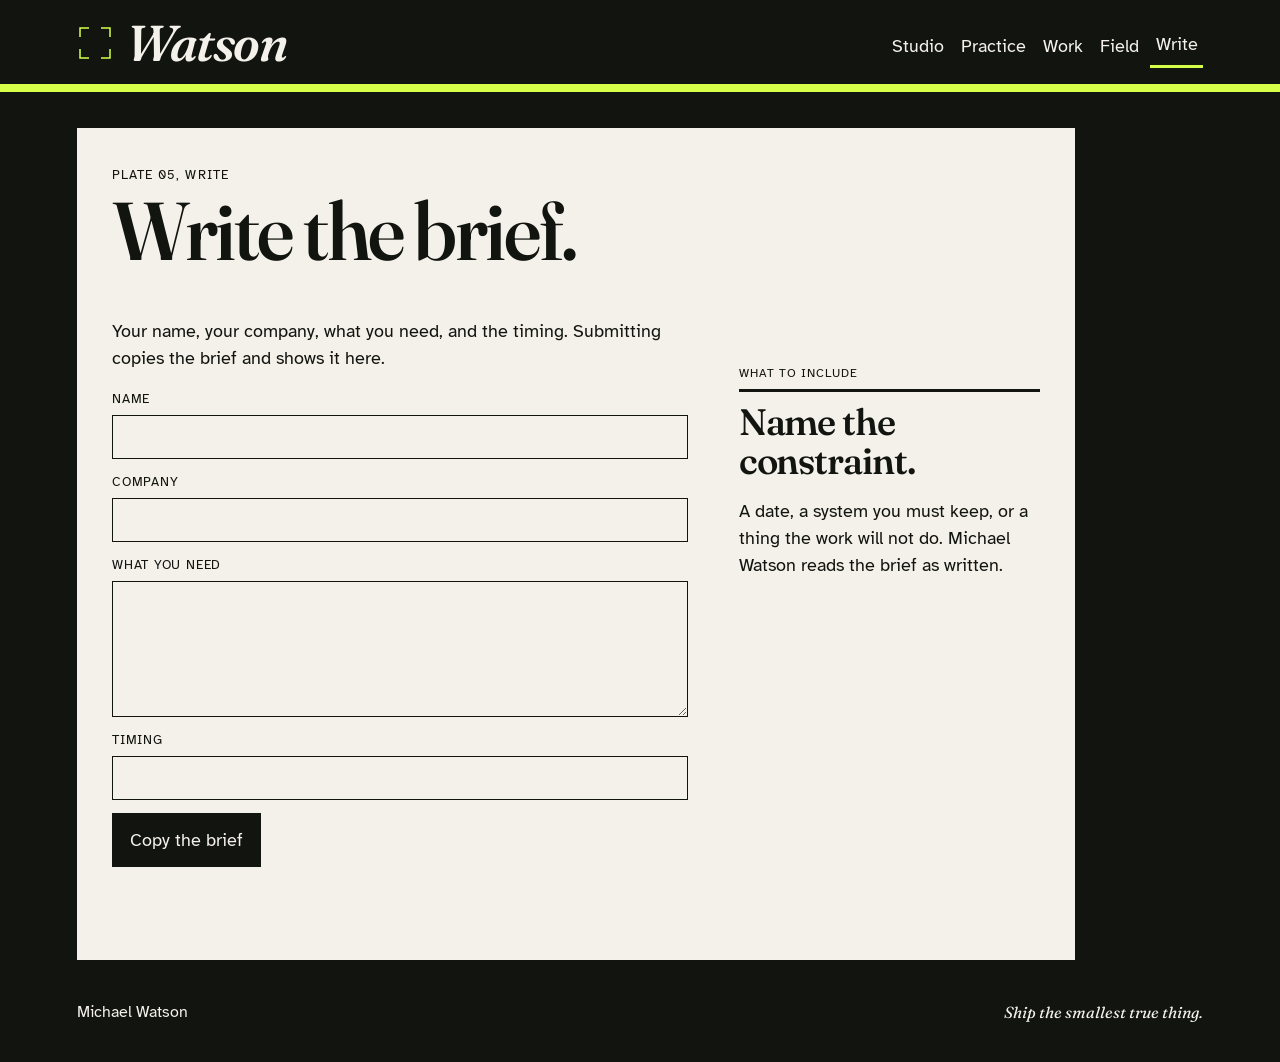
<file: write.html>
<!DOCTYPE html>
<html lang="en">
<head>
  <meta charset="utf-8">
  <meta name="viewport" content="width=device-width, initial-scale=1">
  <title>Write, Michael Watson</title>
  <meta name="description" content="Write Michael Watson a brief: name, company, what you need, and timing.">
  <meta name="theme-color" content="#121410">
  <link rel="icon" href="favicon.svg" type="image/svg+xml">
  <link rel="preconnect" href="https://fonts.googleapis.com">
  <link rel="preconnect" href="https://fonts.gstatic.com" crossorigin>
  <link href="https://fonts.googleapis.com/css2?family=Atkinson+Hyperlegible:ital,wght@0,400;0,700;1,400&family=Fraunces:ital,opsz,wght@0,9..144,560;1,9..144,560&display=swap" rel="stylesheet">
  <link rel="stylesheet" href="studio.css">
</head>
<body>
  <a class="skip" href="#read">Skip to the text</a>
  <header class="masthead">
    <p class="mark">
      <svg class="crops" viewBox="0 0 48 48" aria-hidden="true">
        <path d="M4 16 V4 H16" fill="none" stroke="#d6ff4a" stroke-width="2"/>
        <path d="M32 4 H44 V16" fill="none" stroke="#d6ff4a" stroke-width="2"/>
        <path d="M4 32 V44 H16" fill="none" stroke="#d6ff4a" stroke-width="2"/>
        <path d="M32 44 H44 V32" fill="none" stroke="#d6ff4a" stroke-width="2"/>
      </svg>
      <a href="index.html">Watson</a>
    </p>
    <button type="button" class="menu-toggle" data-menu-button aria-expanded="false" aria-controls="studio-nav">Menu</button>
    <nav class="studio-nav" id="studio-nav" data-menu="column" aria-label="Studio">
      <button type="button" class="menu-close" data-menu-close>Close</button>
      <ol>
        <li><a href="index.html">Studio</a></li>
        <li><a href="practice.html">Practice</a></li>
        <li><a href="work.html">Work</a></li>
        <li><a href="field.html">Field</a></li>
        <li><a href="write.html" aria-current="page">Write</a></li>
      </ol>
    </nav>
  </header>
  <main id="read" tabindex="-1" data-inert-when-menu>
    <article class="sheet">
      <div class="spread-title">
        <p class="kicker">Plate 05, Write</p>
        <h1>Write the brief.</h1>
      </div>
      <div class="spread-body">
        <div>
          <p class="prose">Your name, your company, what you need, and the timing. Submitting copies the brief and shows it here.</p>
          <form class="brief-form" data-brief novalidate>
            <label>Name
              <input name="name" type="text" autocomplete="name" required>
            </label>
            <label>Company
              <input name="company" type="text" autocomplete="organization" required>
            </label>
            <label>What you need
              <textarea name="need" required></textarea>
            </label>
            <label>Timing
              <input name="timing" type="text" autocomplete="off" required>
            </label>
            <button type="submit">Copy the brief</button>
          </form>
          <p class="brief-status" data-brief-status role="status"></p>
          <pre class="brief-out" data-brief-output hidden></pre>
          <noscript>
            <p>Script is off. Copy the four fields by hand into your own note.</p>
          </noscript>
        </div>
        <aside>
          <p class="aside-label">What to include</p>
          <p class="aside-motto">Name the constraint.</p>
          <p>A date, a system you must keep, or a thing the work will not do. Michael Watson reads the brief as written.</p>
        </aside>
      </div>
    </article>
  </main>
  <footer class="colophon" data-inert-when-menu>
    <p>Michael Watson</p>
    <p class="motto-line">Ship the smallest true thing.</p>
  </footer>
  <script src="site.js"></script>
</body>
</html>
</file>
<file: poster.css>
:root {
  --ink: #111111;
  --paper: #ffffff;
  --plate: #ff4c1a;
  --measure: 65ch;
}

*,
*::before,
*::after {
  box-sizing: border-box;
}

body {
  margin: 0;
  background: var(--paper);
  color: var(--ink);
  font-family: Literata, Georgia, serif;
  font-size: 1.125rem;
  line-height: 1.45;
  overflow-x: clip;
}

svg {
  display: block;
  max-width: 100%;
  height: auto;
}

.skip {
  position: absolute;
  left: 0.75rem;
  top: 0.75rem;
  z-index: 40;
  padding: 0.75rem 1rem;
  background: var(--ink);
  color: var(--paper);
  clip: rect(0 0 0 0);
  clip-path: inset(50%);
  width: 1px;
  height: 1px;
  overflow: hidden;
  white-space: nowrap;
}

.skip:focus {
  clip: auto;
  clip-path: none;
  width: auto;
  height: auto;
  min-height: 44px;
  overflow: visible;
  white-space: normal;
}

:focus-visible {
  outline: 3px solid var(--ink);
  outline-offset: 3px;
}

.index-toggle {
  position: fixed;
  top: 0.65rem;
  left: 0.65rem;
  z-index: 6;
  display: inline-flex;
  align-items: center;
  justify-content: center;
  min-width: 44px;
  min-height: 44px;
  padding: 0 0.85rem;
  border: 2px solid var(--ink);
  border-radius: 0;
  background: var(--paper);
  color: var(--ink);
  font-family: "Big Shoulders Display", Impact, "Arial Narrow", sans-serif;
  font-size: 1.4rem;
  letter-spacing: 0.04em;
  text-transform: uppercase;
  cursor: pointer;
}

.index-toggle[aria-expanded="true"] {
  z-index: 30;
  background: var(--ink);
  color: var(--paper);
  border-color: var(--paper);
}

.folio-index {
  display: none;
}

.folio-index.is-open {
  position: fixed;
  inset: 0;
  z-index: 20;
  display: flex;
  flex-direction: column;
  justify-content: flex-end;
  overflow: auto;
  padding: 5rem 1.1rem 1.5rem;
  background: var(--ink);
  color: var(--paper);
}

.folio-index :focus-visible {
  outline-color: var(--paper);
}

.folio-index ol {
  margin: 0;
  padding: 0;
  list-style: none;
}

.folio-index a,
.menu-close {
  display: flex;
  align-items: center;
  min-height: 56px;
  color: var(--paper);
  font-family: "Big Shoulders Display", Impact, "Arial Narrow", sans-serif;
  font-size: clamp(2.6rem, 10vw, 5.5rem);
  font-weight: 800;
  line-height: 0.9;
  letter-spacing: -0.02em;
  text-transform: uppercase;
  text-decoration: none;
}

.menu-close {
  width: fit-content;
  margin-bottom: 0.6rem;
  padding: 0 0.2rem;
  border: 0;
  background: transparent;
  cursor: pointer;
}

.folio-index a[aria-current="page"] {
  border-left: 8px solid var(--plate);
  padding-left: 0.45rem;
}

.poster {
  display: flex;
  flex-direction: column;
  min-height: 100dvh;
  padding: 0.8rem 1.15rem 0;
}

.poster-bar {
  display: flex;
  flex-wrap: wrap;
  justify-content: flex-end;
  align-items: center;
  gap: 0.35rem 1rem;
  min-height: 44px;
  padding-left: 6.5rem;
}

.poster-bar p {
  margin: 0;
  min-width: 0;
  max-width: 100%;
  font-family: "Big Shoulders Display", Impact, sans-serif;
  font-size: 1.05rem;
  letter-spacing: 0.05em;
  text-transform: uppercase;
  overflow-wrap: anywhere;
}

.poster-stage {
  display: flex;
  flex-direction: column;
  justify-content: flex-end;
  flex: 1;
  padding: 1.5rem 0 1.25rem;
}

.plate {
  width: min(180px, 42vw);
  margin: 0 0 1rem auto;
}

h1,
.poster h2 {
  margin: 0;
  max-width: 100%;
  font-family: "Big Shoulders Display", Impact, "Arial Narrow", sans-serif;
  font-size: clamp(3.1rem, 11vw, 8rem);
  font-weight: 800;
  line-height: 0.84;
  letter-spacing: -0.03em;
  text-transform: uppercase;
  overflow-wrap: anywhere;
}

.line {
  max-width: var(--measure);
  margin: 1rem 0 0;
  font-size: 1.2rem;
}

.turn {
  display: flex;
  align-items: center;
  min-height: 56px;
  margin-top: auto;
  border-top: 2px solid var(--ink);
  color: var(--ink);
  font-family: "Big Shoulders Display", Impact, sans-serif;
  font-size: clamp(1.8rem, 4vw, 2.6rem);
  letter-spacing: 0.03em;
  text-transform: uppercase;
  text-decoration: none;
}

.brief-form {
  display: grid;
  gap: 0.75rem;
  max-width: 36rem;
  margin-top: 1rem;
}

.brief-form label {
  display: grid;
  gap: 0.3rem;
  font-family: "Big Shoulders Display", Impact, sans-serif;
  font-size: 1.15rem;
  letter-spacing: 0.05em;
  text-transform: uppercase;
}

input,
textarea {
  width: 100%;
  min-height: 44px;
  padding: 0.6rem 0.7rem;
  border: 2px solid var(--ink);
  border-radius: 0;
  background: var(--paper);
  color: var(--ink);
  font: inherit;
  text-transform: none;
  letter-spacing: 0;
}

textarea {
  min-height: 7rem;
  resize: vertical;
}

.brief-form button {
  min-height: 56px;
  border: 0;
  border-radius: 0;
  background: var(--ink);
  color: var(--paper);
  font-family: "Big Shoulders Display", Impact, sans-serif;
  font-size: 2rem;
  letter-spacing: 0.04em;
  text-transform: uppercase;
  cursor: pointer;
}

.brief-out {
  max-width: var(--measure);
  margin: 0.8rem 0 0;
  font-family: Literata, Georgia, serif;
  font-size: 1rem;
  line-height: 1.45;
  white-space: pre-wrap;
  overflow-wrap: anywhere;
}

.brief-status {
  min-height: 1.3em;
  max-width: var(--measure);
  margin: 0.6rem 0 0;
}

@media (max-width: 640px) {
  h1 {
    max-width: none;
  }

  .poster-bar p {
    font-size: 0.95rem;
  }
}

@media (prefers-reduced-motion: reduce) {
  *,
  *::before,
  *::after {
    animation-duration: 0.01ms !important;
    animation-iteration-count: 1 !important;
    transition-duration: 0.01ms !important;
    scroll-behavior: auto !important;
  }
}

@media (forced-colors: active) {
  button,
  input,
  textarea,
  .turn {
    border: 1px solid ButtonText;
  }
}
</file>
<file: acid/studio.css>
:root {
  --ground: #121410;
  --paper: #f4f1ea;
  --phosphor: #d6ff4a;
  --ink: #121410;
  --measure: 65ch;
}

*,
*::before,
*::after {
  box-sizing: border-box;
}

body {
  margin: 0;
  background: var(--ground);
  color: var(--paper);
  font-family: "Atkinson Hyperlegible", Verdana, sans-serif;
  font-size: 1.125rem;
  line-height: 1.5;
  overflow-x: clip;
}

svg {
  display: block;
  max-width: 100%;
}

.skip {
  position: absolute;
  left: 0.75rem;
  top: 0.75rem;
  z-index: 40;
  padding: 0.75rem 1rem;
  background: var(--phosphor);
  color: var(--ink);
  clip: rect(0 0 0 0);
  clip-path: inset(50%);
  width: 1px;
  height: 1px;
  overflow: hidden;
  white-space: nowrap;
}

.skip:focus {
  clip: auto;
  clip-path: none;
  width: auto;
  height: auto;
  min-height: 44px;
  overflow: visible;
  white-space: normal;
}

:focus-visible {
  outline: 2px solid var(--phosphor);
  outline-offset: 3px;
}

.sheet :focus-visible,
.studio-nav.is-open :focus-visible {
  outline-color: var(--ink);
}

.masthead {
  display: flex;
  flex-wrap: wrap;
  align-items: flex-end;
  justify-content: space-between;
  gap: 0.75rem 1.5rem;
  padding: 1.1rem 6vw 1rem;
  border-bottom: 8px solid var(--phosphor);
}

.mark {
  display: flex;
  align-items: center;
  gap: 0.85rem;
  margin: 0;
}

.mark a {
  display: inline-flex;
  align-items: center;
  min-height: 48px;
  color: var(--paper);
  font-family: Fraunces, "Iowan Old Style", Palatino, serif;
  font-style: italic;
  font-weight: 560;
  font-size: clamp(2rem, 4vw, 3.15rem);
  line-height: 1;
  letter-spacing: -0.03em;
  text-decoration: none;
}

.crops {
  width: 36px;
  height: 36px;
  flex: none;
}

.menu-toggle,
.menu-close {
  display: none;
  min-height: 44px;
  padding: 0 0.9rem;
  border: 2px solid var(--phosphor);
  border-radius: 0;
  background: transparent;
  color: var(--paper);
  font: inherit;
  cursor: pointer;
}

.studio-nav ol {
  display: flex;
  flex-wrap: wrap;
  gap: 0.25rem 0.35rem;
  margin: 0;
  padding: 0;
  list-style: none;
}

.studio-nav a {
  display: inline-flex;
  align-items: center;
  min-height: 44px;
  padding: 0 0.35rem;
  color: var(--paper);
  text-decoration: none;
}

.studio-nav a[aria-current="page"] {
  border-bottom: 3px solid var(--phosphor);
}

.studio-nav a:hover,
.studio-nav a:focus-visible {
  text-decoration: underline;
  text-underline-offset: 0.22em;
}

.sheet {
  margin: 2.25rem 16vw 2.5rem 6vw;
  padding: 2.4rem 2.2rem 2.6rem;
  background: var(--paper);
  color: var(--ink);
}

.kicker {
  display: flex;
  align-items: center;
  gap: 0.7rem;
  margin: 0;
  font-size: 0.82rem;
  letter-spacing: 0.08em;
  text-transform: uppercase;
}

h1,
h2,
.aside-motto,
dt {
  font-family: Fraunces, "Iowan Old Style", Palatino, serif;
  font-weight: 560;
  letter-spacing: -0.03em;
}

h1 {
  margin: 0.4rem 0 0;
  max-width: min(14ch, 100%);
  font-size: clamp(2.8rem, 6.4vw, 5.3rem);
  line-height: 0.96;
  overflow-wrap: break-word;
}

.spread-body {
  display: grid;
  grid-template-columns: minmax(0, 1.45fr) minmax(13rem, 0.75fr);
  gap: 1.5rem 2.75rem;
  align-items: start;
  margin-top: 1.8rem;
}

.spread-body aside {
  padding-top: 4rem;
}

.prose,
.stack p,
.offers dd,
.entries p,
.aside p {
  max-width: var(--measure);
}

.prose p,
.aside p,
.entries p,
.offers dd {
  margin: 0 0 1rem;
}

.aside-label {
  margin: 0 0 0.4rem;
  font-size: 0.78rem;
  letter-spacing: 0.08em;
  text-transform: uppercase;
}

.aside-motto {
  margin: 0 0 0.8rem;
  padding-top: 0.7rem;
  border-top: 3px solid var(--ink);
  font-size: clamp(1.7rem, 3vw, 2.3rem);
  line-height: 1.05;
}

.stack,
.entries,
.offers {
  margin: 0;
  padding: 0;
  list-style: none;
}

.stack li,
.entries li,
.offers div {
  padding: 1rem 0;
  border-top: 1px solid var(--ink);
}

.stack h2,
.entries h2,
dt {
  margin: 0 0 0.35rem;
  font-size: clamp(1.55rem, 2.4vw, 2rem);
  line-height: 1.12;
}

.stack p,
.entries p,
dd {
  margin: 0;
}

.num {
  display: block;
  margin-bottom: 0.2rem;
  font-size: 0.78rem;
  letter-spacing: 0.06em;
}

.colophon {
  display: flex;
  justify-content: space-between;
  gap: 1rem;
  padding: 0 6vw 2.4rem;
  font-size: 1rem;
}

.colophon p {
  margin: 0;
}

.motto-line {
  font-family: Fraunces, Palatino, serif;
  font-style: italic;
}

.brief-form {
  display: grid;
  gap: 0.85rem;
  max-width: 36rem;
}

.brief-form label {
  display: grid;
  gap: 0.35rem;
  font-size: 0.82rem;
  letter-spacing: 0.06em;
  text-transform: uppercase;
}

input,
textarea {
  width: 100%;
  min-height: 44px;
  padding: 0.65rem 0.75rem;
  border: 1px solid var(--ink);
  border-radius: 0;
  background: var(--paper);
  color: var(--ink);
  font: inherit;
  text-transform: none;
  letter-spacing: 0;
}

textarea {
  min-height: 8.5rem;
  resize: vertical;
}

.brief-form button,
.menu-close {
  min-height: 44px;
  width: fit-content;
  padding: 0.7rem 1rem;
  border: 2px solid var(--ink);
  border-radius: 0;
  background: var(--ink);
  color: var(--paper);
  font: inherit;
  cursor: pointer;
}

.brief-out {
  max-width: var(--measure);
  margin: 1rem 0 0;
  padding-top: 0.75rem;
  border-top: 1px solid var(--ink);
  font-size: 0.95rem;
  line-height: 1.45;
  white-space: pre-wrap;
  overflow-wrap: anywhere;
}

.brief-status {
  min-height: 1.4em;
  font-size: 0.95rem;
}

@media (max-width: 860px) {
  .sheet {
    margin: 0;
    padding: 1.4rem 1.1rem 2rem;
  }

  .spread-body {
    grid-template-columns: 1fr;
  }

  .spread-body aside {
    padding-top: 0.25rem;
  }

  .colophon {
    flex-direction: column;
    padding: 1rem 1.1rem 2rem;
  }
}

@media (max-width: 760px) {
  .menu-toggle {
    display: inline-flex;
    align-items: center;
  }

  .menu-toggle[aria-expanded="true"] {
    position: fixed;
    top: 0.7rem;
    right: 0.7rem;
    z-index: 30;
    background: var(--ink);
    color: var(--paper);
    border-color: var(--ink);
  }

  .studio-nav {
    display: none;
  }

  .studio-nav.is-open {
    display: flex;
    position: fixed;
    inset: 0;
    z-index: 20;
    flex-direction: column;
    overflow: auto;
    padding: 1.1rem 1.1rem 2rem;
    background: var(--paper);
    color: var(--ink);
  }

  .studio-nav.is-open .menu-close {
    display: inline-flex;
    align-items: center;
    margin-bottom: 0.5rem;
    background: transparent;
    color: var(--ink);
  }

  .studio-nav.is-open ol {
    flex-direction: column;
    align-items: stretch;
  }

  .studio-nav.is-open a {
    min-height: 56px;
    color: var(--ink);
    font-family: Fraunces, Palatino, serif;
    font-size: clamp(2rem, 8vw, 3.1rem);
    border-bottom: 1px solid var(--ink);
  }
}

@media (prefers-reduced-motion: reduce) {
  *,
  *::before,
  *::after {
    animation-duration: 0.01ms !important;
    animation-iteration-count: 1 !important;
    transition-duration: 0.01ms !important;
    scroll-behavior: auto !important;
  }
}

@media (forced-colors: active) {
  button,
  input,
  textarea,
  .studio-nav a {
    border: 1px solid ButtonText;
  }
}
</file>
<file: studio.css>
:root {
  --ground: #121410;
  --paper: #f4f1ea;
  --phosphor: #d6ff4a;
  --ink: #121410;
  --measure: 65ch;
}

*,
*::before,
*::after {
  box-sizing: border-box;
}

body {
  margin: 0;
  background: var(--ground);
  color: var(--paper);
  font-family: "Atkinson Hyperlegible", Verdana, sans-serif;
  font-size: 1.125rem;
  line-height: 1.5;
  overflow-x: clip;
}

svg {
  display: block;
  max-width: 100%;
}

.skip {
  position: absolute;
  left: 0.75rem;
  top: 0.75rem;
  z-index: 40;
  padding: 0.75rem 1rem;
  background: var(--phosphor);
  color: var(--ink);
  clip: rect(0 0 0 0);
  clip-path: inset(50%);
  width: 1px;
  height: 1px;
  overflow: hidden;
  white-space: nowrap;
}

.skip:focus {
  clip: auto;
  clip-path: none;
  width: auto;
  height: auto;
  min-height: 44px;
  overflow: visible;
  white-space: normal;
}

:focus-visible {
  outline: 2px solid var(--phosphor);
  outline-offset: 3px;
}

.sheet :focus-visible,
.studio-nav.is-open :focus-visible {
  outline-color: var(--ink);
}

.masthead {
  display: flex;
  flex-wrap: wrap;
  align-items: flex-end;
  justify-content: space-between;
  gap: 0.75rem 1.5rem;
  padding: 1.1rem 6vw 1rem;
  border-bottom: 8px solid var(--phosphor);
}

.mark {
  display: flex;
  align-items: center;
  gap: 0.85rem;
  margin: 0;
}

.mark a {
  display: inline-flex;
  align-items: center;
  min-height: 48px;
  color: var(--paper);
  font-family: Fraunces, "Iowan Old Style", Palatino, serif;
  font-style: italic;
  font-weight: 560;
  font-size: clamp(2rem, 4vw, 3.15rem);
  line-height: 1;
  letter-spacing: -0.03em;
  text-decoration: none;
}

.crops {
  width: 36px;
  height: 36px;
  flex: none;
}

.menu-toggle,
.menu-close {
  display: none;
  min-height: 44px;
  padding: 0 0.9rem;
  border: 2px solid var(--phosphor);
  border-radius: 0;
  background: transparent;
  color: var(--paper);
  font: inherit;
  cursor: pointer;
}

.studio-nav ol {
  display: flex;
  flex-wrap: wrap;
  gap: 0.25rem 0.35rem;
  margin: 0;
  padding: 0;
  list-style: none;
}

.studio-nav a {
  display: inline-flex;
  align-items: center;
  min-height: 44px;
  padding: 0 0.35rem;
  color: var(--paper);
  text-decoration: none;
}

.studio-nav a[aria-current="page"] {
  border-bottom: 3px solid var(--phosphor);
}

.studio-nav a:hover,
.studio-nav a:focus-visible {
  text-decoration: underline;
  text-underline-offset: 0.22em;
}

.sheet {
  margin: 2.25rem 16vw 2.5rem 6vw;
  padding: 2.4rem 2.2rem 2.6rem;
  background: var(--paper);
  color: var(--ink);
}

.kicker {
  display: flex;
  align-items: center;
  gap: 0.7rem;
  margin: 0;
  font-size: 0.82rem;
  letter-spacing: 0.08em;
  text-transform: uppercase;
}

h1,
h2,
.aside-motto,
dt {
  font-family: Fraunces, "Iowan Old Style", Palatino, serif;
  font-weight: 560;
  letter-spacing: -0.03em;
}

h1 {
  margin: 0.4rem 0 0;
  max-width: min(14ch, 100%);
  font-size: clamp(2.8rem, 6.4vw, 5.3rem);
  line-height: 0.96;
  overflow-wrap: break-word;
}

.spread-body {
  display: grid;
  grid-template-columns: minmax(0, 1.45fr) minmax(13rem, 0.75fr);
  gap: 1.5rem 2.75rem;
  align-items: start;
  margin-top: 1.8rem;
}

.spread-body aside {
  padding-top: 4rem;
}

.prose,
.stack p,
.offers dd,
.entries p,
.aside p {
  max-width: var(--measure);
}

.prose p,
.aside p,
.entries p,
.offers dd {
  margin: 0 0 1rem;
}

.aside-label {
  margin: 0 0 0.4rem;
  font-size: 0.78rem;
  letter-spacing: 0.08em;
  text-transform: uppercase;
}

.aside-motto {
  margin: 0 0 0.8rem;
  padding-top: 0.7rem;
  border-top: 3px solid var(--ink);
  font-size: clamp(1.7rem, 3vw, 2.3rem);
  line-height: 1.05;
}

.stack,
.entries,
.offers {
  margin: 0;
  padding: 0;
  list-style: none;
}

.stack li,
.entries li,
.offers div {
  padding: 1rem 0;
  border-top: 1px solid var(--ink);
}

.stack h2,
.entries h2,
dt {
  margin: 0 0 0.35rem;
  font-size: clamp(1.55rem, 2.4vw, 2rem);
  line-height: 1.12;
}

.stack p,
.entries p,
dd {
  margin: 0;
}

.num {
  display: block;
  margin-bottom: 0.2rem;
  font-size: 0.78rem;
  letter-spacing: 0.06em;
}

.colophon {
  display: flex;
  justify-content: space-between;
  gap: 1rem;
  padding: 0 6vw 2.4rem;
  font-size: 1rem;
}

.colophon p {
  margin: 0;
}

.motto-line {
  font-family: Fraunces, Palatino, serif;
  font-style: italic;
}

.brief-form {
  display: grid;
  gap: 0.85rem;
  max-width: 36rem;
}

.brief-form label {
  display: grid;
  gap: 0.35rem;
  font-size: 0.82rem;
  letter-spacing: 0.06em;
  text-transform: uppercase;
}

input,
textarea {
  width: 100%;
  min-height: 44px;
  padding: 0.65rem 0.75rem;
  border: 1px solid var(--ink);
  border-radius: 0;
  background: var(--paper);
  color: var(--ink);
  font: inherit;
  text-transform: none;
  letter-spacing: 0;
}

textarea {
  min-height: 8.5rem;
  resize: vertical;
}

.brief-form button,
.menu-close {
  min-height: 44px;
  width: fit-content;
  padding: 0.7rem 1rem;
  border: 2px solid var(--ink);
  border-radius: 0;
  background: var(--ink);
  color: var(--paper);
  font: inherit;
  cursor: pointer;
}

.brief-out {
  max-width: var(--measure);
  margin: 1rem 0 0;
  padding-top: 0.75rem;
  border-top: 1px solid var(--ink);
  font-size: 0.95rem;
  line-height: 1.45;
  white-space: pre-wrap;
  overflow-wrap: anywhere;
}

.brief-status {
  min-height: 1.4em;
  font-size: 0.95rem;
}

@media (max-width: 860px) {
  .sheet {
    margin: 0;
    padding: 1.4rem 1.1rem 2rem;
  }

  .spread-body {
    grid-template-columns: 1fr;
  }

  .spread-body aside {
    padding-top: 0.25rem;
  }

  .colophon {
    flex-direction: column;
    padding: 1rem 1.1rem 2rem;
  }
}

@media (max-width: 760px) {
  .menu-toggle {
    display: inline-flex;
    align-items: center;
  }

  .menu-toggle[aria-expanded="true"] {
    position: fixed;
    top: 0.7rem;
    right: 0.7rem;
    z-index: 30;
    background: var(--ink);
    color: var(--paper);
    border-color: var(--ink);
  }

  .studio-nav {
    display: none;
  }

  .studio-nav.is-open {
    display: flex;
    position: fixed;
    inset: 0;
    z-index: 20;
    flex-direction: column;
    overflow: auto;
    padding: 1.1rem 1.1rem 2rem;
    background: var(--paper);
    color: var(--ink);
  }

  .studio-nav.is-open .menu-close {
    display: inline-flex;
    align-items: center;
    margin-bottom: 0.5rem;
    background: transparent;
    color: var(--ink);
  }

  .studio-nav.is-open ol {
    flex-direction: column;
    align-items: stretch;
  }

  .studio-nav.is-open a {
    min-height: 56px;
    color: var(--ink);
    font-family: Fraunces, Palatino, serif;
    font-size: clamp(2rem, 8vw, 3.1rem);
    border-bottom: 1px solid var(--ink);
  }
}

@media (prefers-reduced-motion: reduce) {
  *,
  *::before,
  *::after {
    animation-duration: 0.01ms !important;
    animation-iteration-count: 1 !important;
    transition-duration: 0.01ms !important;
    scroll-behavior: auto !important;
  }
}

@media (forced-colors: active) {
  button,
  input,
  textarea,
  .studio-nav a {
    border: 1px solid ButtonText;
  }
}
</file>
